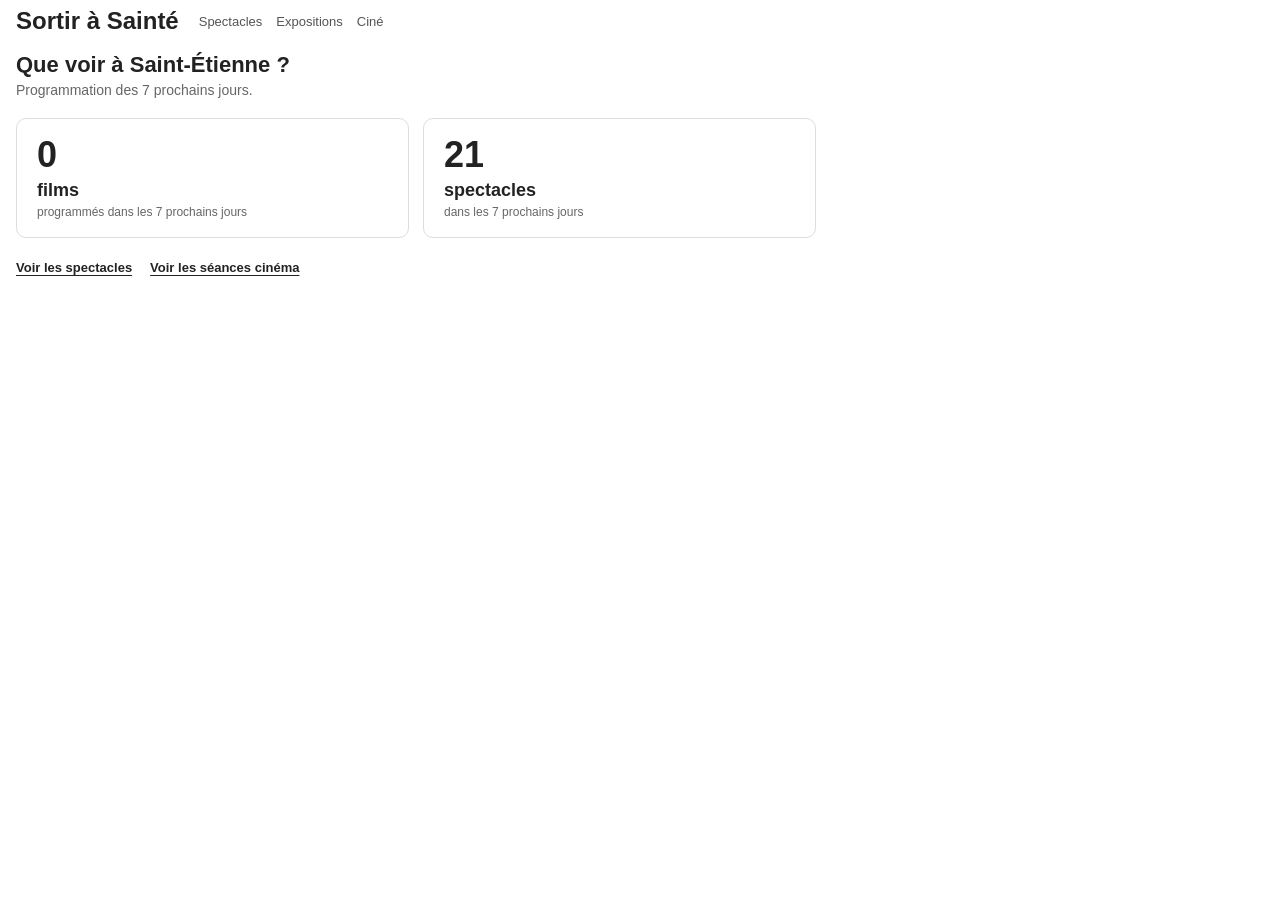
<file: index.html>
<!DOCTYPE html>
<html lang="fr">
<head>
  <meta charset="UTF-8" />
  <meta name="viewport" content="width=device-width, initial-scale=1.0" />
  <title>Sortir à Sainté</title>

  <link rel="stylesheet" href="style.css" />
  <link rel="stylesheet" href="home.css?v=20260909-1" />
</head>

<body>
  <main class="page">
    <header class="header">
      <div class="brand-nav">
        <h1><a href="index.html" style="color: inherit; text-decoration: none;">Sortir à Sainté</a></h1>

        <nav class="main-nav" aria-label="Navigation principale">
          <a href="spectacles.html">Spectacles</a>
          <a href="expositions.html">Expositions</a>
          <a href="cinema.html">Ciné</a>
        </nav>
      </div>
    </header>

    <section class="home-intro">
      <h2>Que voir à Saint-Étienne ?</h2>
      <p>Programmation des 7 prochains jours.</p>
    </section>

    <section class="home-stats">
      <a href="cinema.html" class="home-stat-card">
        <span id="homeFilmCount" class="home-stat-number">—</span>
        <span class="home-stat-label">films</span>
        <span class="home-stat-detail">programmés dans les 7 prochains jours</span>
      </a>

      <a href="spectacles.html" class="home-stat-card">
        <span id="homeShowCount" class="home-stat-number">—</span>
        <span class="home-stat-label">spectacles</span>
        <span class="home-stat-detail">dans les 7 prochains jours</span>
      </a>
    </section>

    <section class="home-links">
      <a href="spectacles.html">Voir les spectacles</a>
      <a href="cinema.html">Voir les séances cinéma</a>
    </section>
  </main>

  <script src="home.js?v=20260909-1"></script>
</body>
</html>
</file>
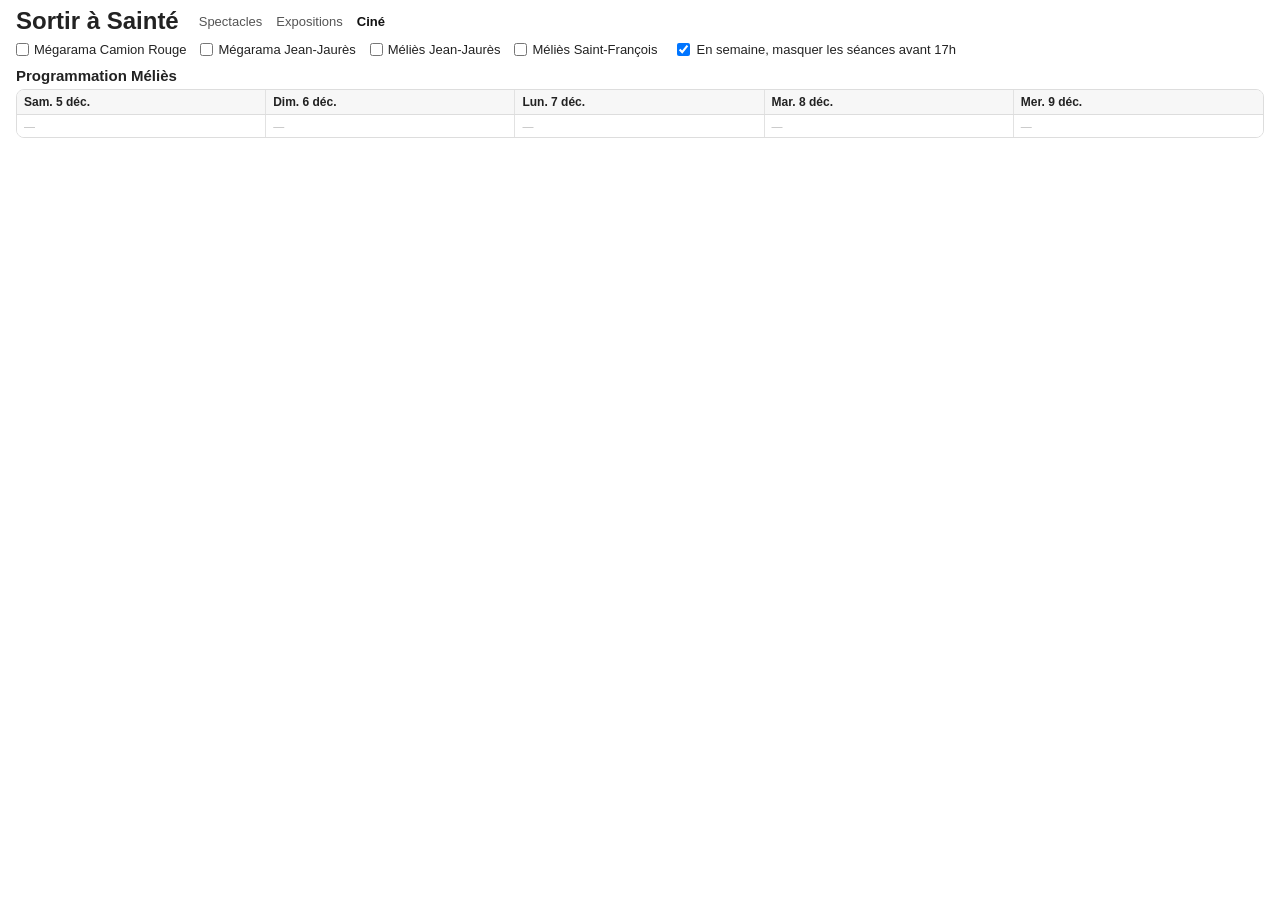
<file: cinema.html>
<!DOCTYPE html>
<html lang="fr">
<head>
  <meta charset="UTF-8" />
  <meta name="viewport" content="width=device-width, initial-scale=1.0" />
  <title>Sortir à Sainté — Ciné</title>

  <link rel="stylesheet" href="style.css" />
  <link rel="stylesheet" href="cinema.css?v=20260920-1" />
</head>

<body>
  <main class="page">

    <header class="header">
      <div class="brand-nav">
        <h1>
          <a
            href="index.html"
            style="color: inherit; text-decoration: none;"
          >Sortir à Sainté</a>
        </h1>

        <nav class="main-nav" aria-label="Navigation principale">
          <a href="spectacles.html">Spectacles</a>
          <a href="expositions.html">Expositions</a>
          <a class="active" href="cinema.html">Ciné</a>
        </nav>
      </div>
    </header>

    <!-- FILTRES -->
    <div class="cinema-filter-bar">

      <div
        id="cinemaFilters"
        class="cinema-filter-list"
      ></div>

      <label class="after-work-filter">
        <input
          id="afterWorkOnly"
          type="checkbox"
          checked
        />
        <span>
          En semaine, masquer les séances avant 17h
        </span>
      </label>

    </div>

    <!-- MÉLIÈS -->
    <section class="cinema-main-section">

      <h2>Programmation Méliès</h2>

      <div
        id="cinemaMeliesPlanning"
        class="cinema-planning-wrap"
      ></div>

    </section>

    <!-- MÉGARAMA -->
    <section
      id="cinemaOccasionalSection"
      class="cinema-megarama-section"
    >

      <h2>Séances Mégarama</h2>

      <div
        id="cinemaOccasionalGrid"
        class="cinema-five-day-grid"
      ></div>

    </section>

    <!-- GROSSES SORTIES -->
    <section
      id="cinemaBigReleasesSection"
      class="cinema-big-releases-section"
    >
      <strong>Grosses sorties Mégarama :</strong>
      <span id="cinemaBigReleases"></span>
    </section>

  </main>

  <script src="cinema.js?v=20260920-1"></script>
</body>
</html>
</file>
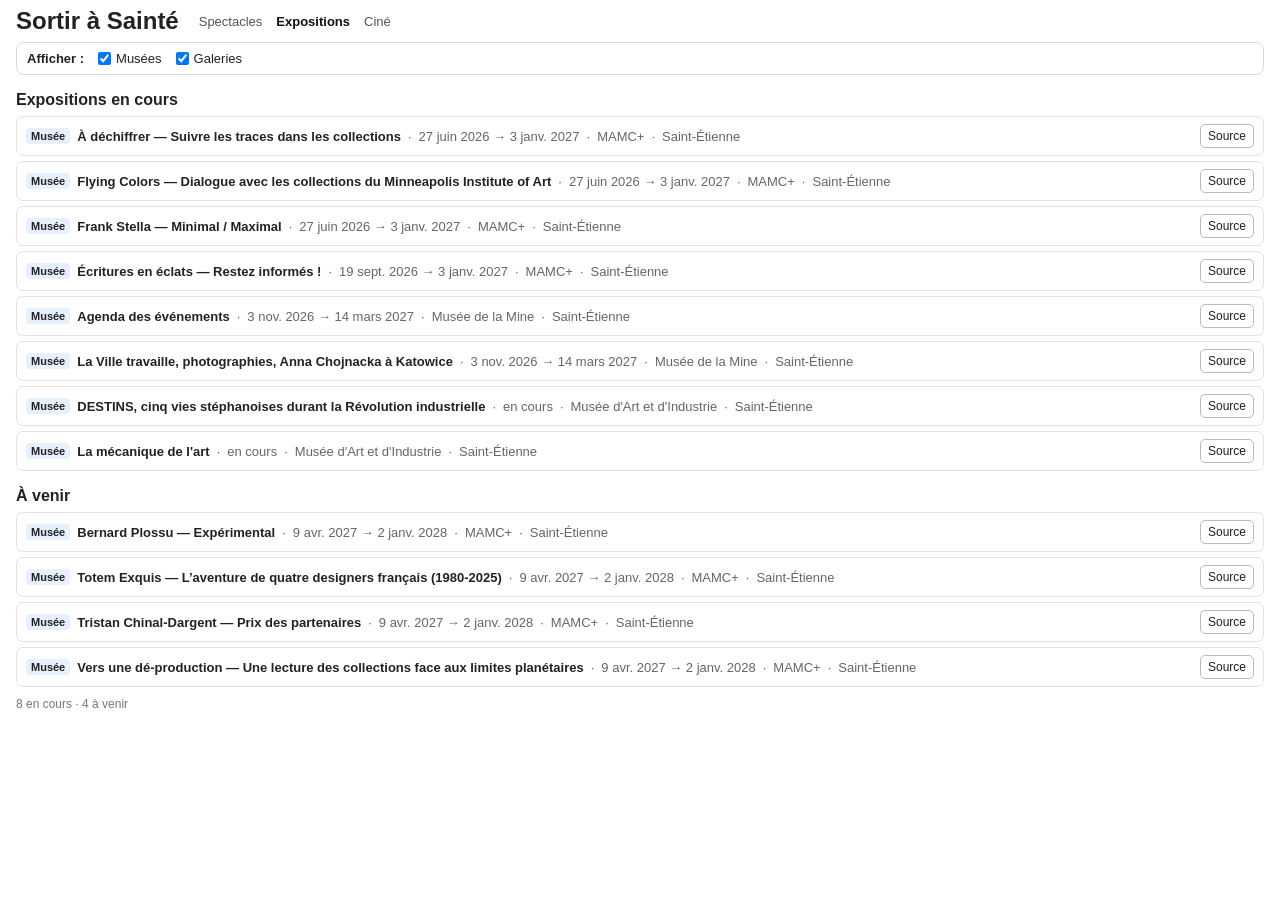
<file: expositions.html>
<!DOCTYPE html>
<html lang="fr">
<head>
  <meta charset="UTF-8" />
  <meta name="viewport" content="width=device-width, initial-scale=1.0" />
  <title>Sortir à Sainté — Expositions</title>

  <link rel="stylesheet" href="style.css" />
  <link rel="stylesheet" href="expositions.css?v=20260909-1" />
</head>

<body>
  <main class="page">
    <header class="header">
      <div class="brand-nav">
        <h1><a href="index.html" style="color: inherit; text-decoration: none;">Sortir à Sainté</a></h1>

        <nav class="main-nav" aria-label="Navigation principale">
          <a href="spectacles.html">Spectacles</a>
          <a class="active" href="expositions.html">Expositions</a>
          <a href="cinema.html">Ciné</a>
        </nav>
      </div>
    </header>

    <section class="expo-filters" aria-label="Filtres">
      <strong>Afficher :</strong>

      <label class="expo-filter-check">
        <input id="filterMusees" type="checkbox" checked />
        <span>Musées</span>
      </label>

      <label class="expo-filter-check">
        <input id="filterGaleries" type="checkbox" checked />
        <span>Galeries</span>
      </label>
    </section>

    <section class="expo-section">
      <h2>Expositions en cours</h2>
      <div id="currentExhibitions" class="expo-list"></div>
    </section>

    <section class="expo-section">
      <h2>À venir</h2>
      <div id="upcomingExhibitions" class="expo-list"></div>
    </section>

    <div id="expoStatus" class="expo-status"></div>
  </main>

  <script src="expositions.js?v=20260909-1"></script>
</body>
</html>
</file>
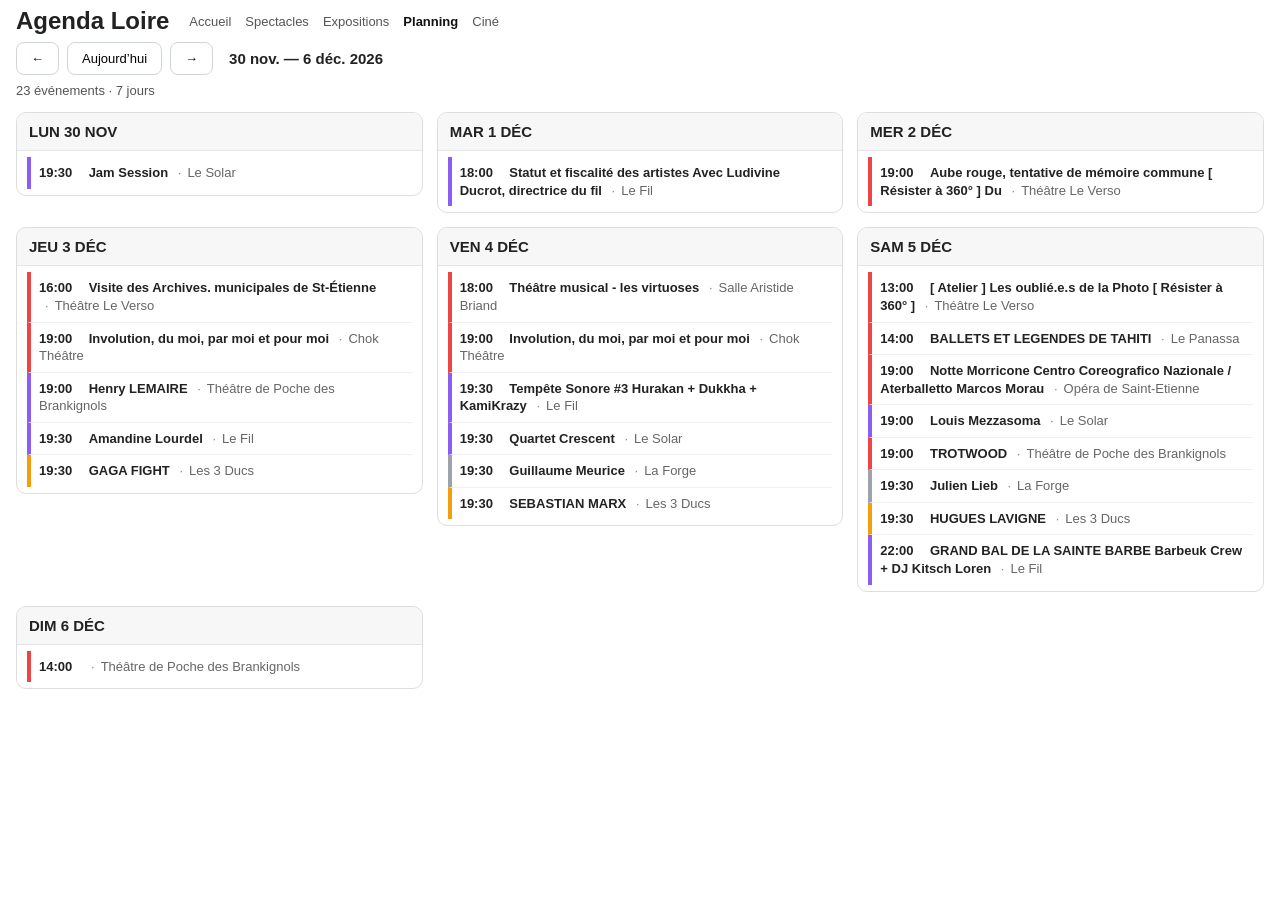
<file: planning.html>
<!DOCTYPE html>
<html lang="fr">
<head>
  <meta charset="UTF-8" />
  <meta name="viewport" content="width=device-width, initial-scale=1.0" />
  <title>Agenda Loire — Planning</title>

  <link rel="stylesheet" href="style.css" />
  <link rel="stylesheet" href="planning.css" />
</head>

<body>
  <main class="page">
    <header class="header">
      <div class="brand-nav">
        <h1>Agenda Loire</h1>

        <nav class="main-nav" aria-label="Navigation principale">
          <a href="index.html">Accueil</a>
          <a href="spectacles.html">Spectacles</a>
          <a href="expositions.html">Expositions</a>
          <a class="active" href="planning.html">Planning</a>
          <a href="cinema.html">Ciné</a>
        </nav>
      </div>
    </header>

    <section class="planning-toolbar">
      <div class="planning-nav">
        <button
          id="prevWeekBtn"
          class="planning-btn"
          type="button"
          aria-label="Semaine précédente"
        >
          ←
        </button>

        <button
          id="todayBtn"
          class="planning-btn"
          type="button"
        >
          Aujourd’hui
        </button>

        <button
          id="nextWeekBtn"
          class="planning-btn"
          type="button"
          aria-label="Semaine suivante"
        >
          →
        </button>

        <div
          id="planningRange"
          class="planning-range"
        ></div>
      </div>

      <div
        id="planningStatus"
        class="planning-status"
      ></div>
    </section>

    <section
      id="planningGrid"
      class="planning-grid"
    ></section>
  </main>

  <script src="planning.js"></script>
</body>
</html>
</file>
<file: style.css>
* {
  box-sizing: border-box;
}

body {
  margin: 0;
  font-family: -apple-system, BlinkMacSystemFont, "Segoe UI", sans-serif;
  color: #222;
  background: #fff;
  font-size: 13px;
}

.page {
  width: 100%;
  max-width: 1500px;
  margin: 0 auto;
  padding: 8px 16px 16px;
}


/* ======================================================
   HEADER
   ====================================================== */

.header {
  display: flex;
  justify-content: space-between;
  align-items: center;
  gap: 16px;
  margin-bottom: 8px;
}

.header h1 {
  margin: 0;
  font-size: 24px;
  line-height: 1.1;
}

.brand-nav {
  display: flex;
  align-items: center;
  gap: 20px;
  min-width: 0;
}

.brand-nav h1 a {
  color: #222 !important;
  text-decoration: none !important;
}

.main-nav {
  display: flex;
  align-items: center;
  gap: 14px;
  flex-wrap: wrap;
}

.main-nav a {
  color: #555 !important;
  text-decoration: none !important;
  font-size: 13px;
  padding: 3px 0;
}

.main-nav a:hover,
.main-nav a.active {
  color: #111 !important;
}

.main-nav a.active {
  font-weight: 700;
}


/* ======================================================
   RECHERCHE
   ====================================================== */

.filters-top {
  display: grid;
  grid-template-columns: minmax(0, 1fr);
  gap: 8px;
  margin-bottom: 8px;
}

.filters-top input {
  width: 100%;
  min-width: 0;
  border: 1px solid #d1d5db;
  border-radius: 7px;
  padding: 7px 10px;
  font: inherit;
  background: #fff;
}


/* ======================================================
   FILTRES
   ====================================================== */

.multi-filters {
  display: grid;
  grid-template-columns: 320px minmax(0, 1fr);
  gap: 10px;
  margin-bottom: 8px;
}

.period-checkboxes {
  display: flex;
  align-items: center;
  gap: 18px;
  flex-wrap: wrap;
}

.period-help {
  margin-top: 5px;
  color: #777;
  font-size: 11px;
}

.filter-group {
  min-width: 0;
  border: 1px solid #d8d8d8;
  border-radius: 8px;
  padding: 8px 10px;
  background: #fff;
}

.filter-heading {
  display: flex;
  align-items: center;
  justify-content: space-between;
  gap: 10px;
  margin-bottom: 6px;
}

.filter-heading strong {
  font-size: 13px;
}

.filter-clear {
  border: 0;
  background: transparent;
  padding: 0;
  color: #666;
  cursor: pointer;
  font: inherit;
  font-size: 12px;
  white-space: nowrap;
}

.filter-options {
  display: grid;
  grid-template-columns: repeat(2, minmax(0, 1fr));
  gap: 5px 12px;
}

.filter-check {
  display: flex;
  align-items: center;
  gap: 6px;
  min-width: 0;
  line-height: 1.2;
}

.filter-check input {
  margin: 0;
  flex: 0 0 auto;
}

.filter-check span {
  min-width: 0;
  white-space: nowrap;
}


/* ======================================================
   CATÉGORIES SUR UNE SEULE LIGNE
   ====================================================== */

#categoryFilters {
  display: flex !important;
  flex-direction: row !important;
  align-items: center;
  flex-wrap: nowrap !important;
  gap: 22px;
  overflow-x: auto;
  overflow-y: hidden;
}

#categoryFilters .filter-check {
  flex: 0 0 auto;
  width: auto;
  min-width: max-content;
}


/* ======================================================
   ONGLETS
   ====================================================== */

.tabs {
  display: flex;
  gap: 6px;
  margin: 6px 0;
  flex-wrap: wrap;
}

.tab {
  border: 1px solid #222;
  background: #fff;
  color: #222;
  border-radius: 6px;
  padding: 5px 10px;
  cursor: pointer;
  font: inherit;
}

.tab.active {
  background: #111;
  color: #fff;
}

.status {
  margin: 5px 0 6px;
  color: #666;
}


/* ======================================================
   LISTE DES JOURNÉES
   ====================================================== */

.events {
  display: flex;
  flex-direction: column;

  /*
   * Très peu d'espace entre deux journées.
   */
  gap: 5px;
}

.day-group {
  min-width: 0;
}


/* ======================================================
   BANDEAU DATE
   ====================================================== */

.day-heading {
  display: flex;
  align-items: center;
  justify-content: space-between;
  gap: 10px;

  /*
   * Bandeau plus fin.
   */
  padding: 4px 9px;
  margin-bottom: 3px;

  border-radius: 6px;
  background: #edf4fb;
  color: #17365d;
}

.day-heading strong {
  font-size: 14px;
  line-height: 1.15;
}

.day-heading span {
  color: #36516f;
  white-space: nowrap;
  font-size: 12px;
}


/* ======================================================
   GRILLE
   ====================================================== */

.day-grid {
  display: grid;

  /*
   * Trois spectacles par ligne.
   */
  grid-template-columns:
    repeat(
      3,
      minmax(0, 1fr)
    );

  /*
   * Très peu d'espace entre les cartes.
   */
  gap: 4px 6px;
}


/* ======================================================
   CARTE SPECTACLE
   ====================================================== */

.event-card {
  min-width: 0;

  /*
   * Plus de hauteur minimale de 64px.
   * La carte prend uniquement la place nécessaire.
   */
  min-height: 48px;

  border: 1px solid #e0e4e8;
  border-radius: 6px;

  /*
   * Padding réduit.
   */
  padding: 6px 8px;

  background: #fff;

  display: flex;
  align-items: center;
  justify-content: space-between;

  gap: 8px;
}

.event-card-main {
  display: flex;
  align-items: center;
  gap: 9px;
  min-width: 0;
}

.event-info {
  min-width: 0;
  flex: 1;
}


/* ======================================================
   TITRE
   ====================================================== */

.event-title-link {
  display: block;
  color: #172033;
  font-weight: 700;
  text-decoration: none;

  white-space: nowrap;
  overflow: hidden;
  text-overflow: ellipsis;

  line-height: 1.15;
}

a.event-title-link:hover {
  text-decoration: underline;
}


/* ======================================================
   SALLE + NOMBRE DE SÉANCES
   ====================================================== */

.event-details {
  display: flex;
  align-items: center;
  gap: 7px;

  margin-top: 3px;

  min-width: 0;

  color: #626b78;
  font-size: 12px;
  line-height: 1.1;
}

.event-venue {
  white-space: nowrap;
  overflow: hidden;
  text-overflow: ellipsis;
}

.event-sessions {
  flex: 0 0 auto;
  white-space: nowrap;
  color: #7a8490;
}

.event-sessions::before {
  content: "·";
  margin-right: 7px;
}


/* ======================================================
   BADGES
   ====================================================== */

.theme-badge {
  display: inline-flex;
  align-items: center;
  justify-content: center;

  flex: 0 0 auto;

  border-radius: 5px;

  /*
   * Badge légèrement plus petit.
   */
  padding: 3px 7px;

  font-size: 11px;
  font-weight: 650;

  background: #eee;
}

.theme-musique,
.theme-concerts {
  background: #e5efff;
}

.theme-litterature {
  background: #e7f7ed;
}

.theme-theatre {
  background: #ffe8e8;
}

.theme-opera,
.theme-opera-danse {
  background: #e6efff;
}

.theme-danse {
  background: #f4e5fb;
}

.theme-humour {
  background: #fff0df;
}

.theme-exposition {
  background: #e5f7f4;
}

.theme-spectacle {
  background: #fff4d9;
}

.theme-jeune-public {
  background: #edf7df;
}

.theme-cinema {
  background: #ecebff;
}


/* ======================================================
   ACTIONS
   ====================================================== */

.icon-actions {
  display: flex;
  align-items: center;
  gap: 0;
  flex: 0 0 auto;
}

.icon-action {
  width: 27px;
  height: 27px;

  display: inline-flex;
  align-items: center;
  justify-content: center;

  border: 0;
  border-radius: 5px;

  background: transparent;
  color: #202938;

  cursor: pointer;

  font: inherit;
  font-size: 18px;
  line-height: 1;

  padding: 0;
}

.icon-action:hover {
  background: #f0f2f4;
}

.icon-action.active {
  background: #edf1f5;
  color: #111;
}


/* ======================================================
   AUCUN RÉSULTAT
   ====================================================== */

.empty-card {
  border: 1px solid #e2e2e2;
  border-radius: 7px;
  padding: 8px 10px;
  background: #fff;
}


/* ======================================================
   RESPONSIVE
   ====================================================== */

@media (max-width: 1100px) {

  .multi-filters {
    grid-template-columns: 1fr;
  }

  .day-grid {
    grid-template-columns:
      repeat(
        2,
        minmax(0, 1fr)
      );
  }
}

@media (max-width: 800px) {

  .page {
    padding: 8px 10px;
  }

  .header {
    align-items: flex-start;
    flex-direction: column;
  }

  .day-heading strong {
    font-size: 13px;
  }
}

@media (max-width: 620px) {

  .day-grid {
    grid-template-columns: 1fr;
  }

  .event-card {
    padding: 6px 7px;
  }

  .day-heading {
    padding: 4px 7px;
  }

  .event-details {
    flex-wrap: wrap;
    gap: 2px 6px;
  }

  .event-sessions::before {
    margin-right: 6px;
  }
}
</file>
<file: home.css>
.home-intro {
  margin: 18px 0 20px;
}

.home-intro h2 {
  margin: 0 0 4px;
  font-size: 22px;
}

.home-intro p {
  margin: 0;
  color: #666;
  font-size: 14px;
}

.home-stats {
  display: grid;
  grid-template-columns: repeat(2, minmax(0, 1fr));
  gap: 14px;
  max-width: 800px;
}

.home-stat-card {
  display: flex;
  flex-direction: column;
  padding: 18px 20px;
  border: 1px solid #ddd;
  border-radius: 10px;
  background: #fff;
  color: inherit;
  text-decoration: none;
}

.home-stat-card:hover {
  background: #fafafa;
}

.home-stat-number {
  font-size: 36px;
  line-height: 1;
  font-weight: 700;
}

.home-stat-label {
  margin-top: 7px;
  font-size: 18px;
  font-weight: 700;
}

.home-stat-detail {
  margin-top: 4px;
  color: #666;
  font-size: 12px;
}

.home-links {
  display: flex;
  flex-wrap: wrap;
  gap: 8px 18px;
  margin-top: 22px;
}

.home-links a {
  color: #222;
  font-weight: 600;
  text-decoration: underline;
  text-underline-offset: 3px;
}

@media (max-width: 650px) {
  .home-stats {
    grid-template-columns: 1fr;
  }
}
</file>
<file: cinema.css>
/* ======================================================
   BARRE DE FILTRES
   ====================================================== */

.cinema-filter-bar {
  display: flex;
  align-items: center;
  flex-wrap: wrap;

  gap: 10px 20px;

  margin: 5px 0 10px;
}

.cinema-filter-list {
  display: flex;
  align-items: center;
  flex-wrap: wrap;

  gap: 14px;
}

.cinema-filter-check {
  display: flex;
  align-items: center;

  gap: 5px;

  font-size: 13px;
}

.cinema-filter-check input {
  margin: 0;
}


/* ======================================================
   FILTRE 17H
   ====================================================== */

.after-work-filter {
  display: flex;
  align-items: center;

  gap: 6px;

  margin: 0;

  font-size: 13px;

  white-space: nowrap;
}

.after-work-filter input {
  margin: 0;
}


/* ======================================================
   TITRES
   ====================================================== */

.cinema-main-section h2,
.cinema-megarama-section h2 {
  margin: 10px 0 5px;

  font-size: 15px;
}


/* ======================================================
   CONTENEURS
   ====================================================== */

.cinema-planning-wrap,
.cinema-megarama-section {
  width: 100%;
}

.cinema-grid-wrap {
  width: 100%;

  overflow-x: auto;

  border: 1px solid #ddd;
  border-radius: 8px;

  background: #fff;
}


/* ======================================================
   EN-TÊTE DES DATES
   ====================================================== */

.cinema-dates-header {
  display: grid;

  grid-template-columns:
    repeat(5, minmax(0, 1fr));

  min-width: 900px;

  background: #f7f7f7;

  border-bottom: 1px solid #ddd;
}

.cinema-date-cell {
  padding: 5px 7px;

  border-right: 1px solid #e2e2e2;

  font-size: 12px;
  font-weight: 700;
}

.cinema-date-cell:last-child {
  border-right: 0;
}


/* ======================================================
   GRILLE 5 JOURS
   ====================================================== */

.cinema-five-day-grid {
  display: grid;

  grid-template-columns:
    repeat(5, minmax(0, 1fr));

  min-width: 900px;

  background: #fff;
}

.cinema-day-column {
  min-width: 0;

  border-right: 1px solid #e2e2e2;
}

.cinema-day-column:last-child {
  border-right: 0;
}


/* ======================================================
   UNE LIGNE = UN FILM
   ====================================================== */

.cinema-film-row {
  display: flex;
  align-items: center;

  gap: 6px;

  min-width: 0;

  padding: 4px 6px;

  border-bottom: 1px solid #eee;

  font-size: 11px;
  line-height: 1.25;
}

.cinema-film-row:last-child {
  border-bottom: 0;
}

.cinema-film-row:hover {
  background: #fafafa;
}


/* ======================================================
   PLUSIEURS HORAIRES SUR UNE MÊME LIGNE
   ====================================================== */

.cinema-film-times {
  display: flex;
  align-items: center;
  flex-wrap: wrap;

  gap: 3px;

  flex: 0 0 auto;
}


/* ======================================================
   PASTILLE HORAIRE
   ====================================================== */

.cinema-session-time {
  display: inline-flex;
  align-items: center;

  gap: 3px;

  flex: 0 0 auto;

  padding: 2px 5px;

  border: 1px solid #ccc;
  border-radius: 5px;

  color: #222;

  font-size: 10px;
  line-height: 1.15;
}

.cinema-session-version {
  font-size: 8px;
  font-weight: 600;

  color: #555;
}


/* ======================================================
   TITRE DU FILM
   ====================================================== */

.cinema-session-title {
  min-width: 0;

  overflow: hidden;
  text-overflow: ellipsis;
  white-space: nowrap;

  color: #222;

  font-size: 11px;
  font-weight: 600;

  text-decoration: none;
}

a.cinema-session-title:hover {
  text-decoration: underline;
  text-underline-offset: 2px;
}


/* ======================================================
   COULEURS CINÉMAS
   ====================================================== */

/* Méliès Saint-François */

.cinema-session-time.session-sf {
  background: #b7ff7a;
  border-color: #72d63c;
}


/* Méliès Jean-Jaurès */

.cinema-session-time.session-melies-jj {
  background: #e5f6e5;
  border-color: #a9d6a9;
}


/* Mégarama Jean-Jaurès */

.cinema-session-time.session-mega-jj {
  background: #f4a261;
  border-color: #d97706;
}


/* Mégarama Camion Rouge */

.cinema-session-time.session-mega-cr {
  background: #ffe0b2;
  border-color: #f6b26b;
}


/* ======================================================
   JOUR SANS SÉANCE
   ====================================================== */

.cinema-day-empty {
  padding: 5px 7px;

  color: #bbb;

  font-size: 11px;
}


/* ======================================================
   MÉGARAMA
   ====================================================== */

.cinema-megarama-section {
  margin-top: 10px;

  overflow-x: auto;
}

.cinema-megarama-section
.cinema-five-day-grid {
  border: 1px solid #ddd;
  border-radius: 8px;

  overflow: hidden;
}


/* ======================================================
   GROSSES SORTIES
   ====================================================== */

.cinema-big-releases-section {
  margin-top: 12px;

  font-size: 13px;
  line-height: 1.7;
}

.big-release-title {
  color: #333;

  font-weight: 600;

  text-decoration: underline;
  text-underline-offset: 2px;
}

.big-release-title:hover {
  color: #000;
}

.big-release-separator {
  color: #999;
}


/* ======================================================
   RESPONSIVE
   ====================================================== */

@media (max-width: 900px) {

  .cinema-filter-bar {
    align-items: flex-start;
    flex-direction: column;

    gap: 7px;
  }

}


@media (max-width: 700px) {

  .cinema-dates-header,
  .cinema-five-day-grid {
    min-width: 800px;
  }

}
</file>
<file: expositions.css>
/* ======================================================
   FILTRES
   ====================================================== */

.expo-filters {
  display: flex;
  align-items: center;
  gap: 14px;
  flex-wrap: wrap;

  margin: 8px 0 14px;
  padding: 8px 10px;

  border: 1px solid #d8d8d8;
  border-radius: 8px;
  background: #fff;
}

.expo-filter-check {
  display: inline-flex;
  align-items: center;
  gap: 5px;
  cursor: pointer;
}

.expo-filter-check input {
  margin: 0;
}


/* ======================================================
   SECTIONS
   ====================================================== */

.expo-section {
  margin-top: 16px;
}

.expo-section h2 {
  margin: 0 0 7px;
  font-size: 16px;
}

.expo-list {
  display: flex;
  flex-direction: column;
  gap: 5px;
}


/* ======================================================
   LIGNES
   ====================================================== */

.expo-row {
  display: flex;
  align-items: center;
  justify-content: space-between;
  gap: 12px;

  min-width: 0;
  padding: 7px 9px;

  border: 1px solid #e2e2e2;
  border-radius: 7px;
  background: #fff;
}

.expo-content {
  display: flex;
  align-items: center;
  gap: 7px;

  min-width: 0;
  overflow: hidden;
}

.expo-type {
  flex: 0 0 auto;

  padding: 2px 5px;
  border-radius: 4px;

  background: #e7f0ff;

  font-size: 11px;
  font-weight: 600;
}

.expo-title {
  min-width: 0;

  overflow: hidden;
  text-overflow: ellipsis;
  white-space: nowrap;

  font-weight: 600;
}

.expo-separator,
.expo-meta {
  color: #666;
  white-space: nowrap;
}

.expo-source {
  flex: 0 0 auto;

  padding: 4px 7px;

  border: 1px solid #bbb;
  border-radius: 5px;

  color: #222;
  text-decoration: none;

  font-size: 12px;
}

.expo-source:hover {
  background: #f6f6f6;
}

.expo-empty {
  padding: 10px;
  color: #777;

  border: 1px dashed #ddd;
  border-radius: 7px;
}

.expo-status {
  margin-top: 10px;
  color: #777;
  font-size: 12px;
}


/* ======================================================
   MOBILE
   ====================================================== */

@media (max-width: 800px) {
  .expo-row {
    align-items: flex-start;
  }

  .expo-content {
    align-items: flex-start;
    flex-wrap: wrap;
  }
}
</file>
<file: planning.css>
.planning-toolbar {
  margin-bottom: 14px;
}

.planning-nav {
  display: flex;
  align-items: center;
  gap: 8px;
  flex-wrap: wrap;
  margin-bottom: 8px;
}

.planning-btn {
  border: 1px solid #cfd4dc;
  background: #fff;
  border-radius: 8px;
  padding: 8px 14px;
  font: inherit;
  cursor: pointer;
}

.planning-btn:hover {
  background: #f7f7f7;
}

.planning-range {
  font-size: 15px;
  font-weight: 700;
  margin-left: 8px;
}

.planning-status {
  font-size: 13px;
  color: #555;
}

.planning-grid {
  display: grid;
  grid-template-columns: repeat(3, minmax(0, 1fr));
  gap: 14px;
  align-items: start;
}

.planning-day-card {
  border: 1px solid #ddd;
  border-radius: 10px;
  background: #fff;
  overflow: hidden;
}

.planning-day-title {
  margin: 0;
  padding: 10px 12px;
  background: #f7f7f7;
  border-bottom: 1px solid #e5e5e5;
  font-size: 15px;
  font-weight: 700;
}

.planning-day-events {
  padding: 6px 10px;
}

.planning-event {
  border-left: 4px solid #d0d0d0;
  padding: 7px 8px;
  margin: 0;
  border-bottom: 1px solid #f0f0f0;
  font-size: 13px;
  line-height: 1.35;
}

.planning-event:last-child {
  border-bottom: 0;
}

.planning-event-link {
  display: block;
  color: inherit;
  text-decoration: none;
}

.planning-event-link:hover .planning-event-title {
  text-decoration: underline;
}

.planning-event-time {
  display: inline-block;
  width: 46px;
  font-weight: 700;
  color: #222;
}

.planning-event-title {
  font-weight: 600;
  color: #222;
}

.planning-event-sep {
  margin: 0 6px;
  color: #888;
}

.planning-event-venue {
  color: #666;
}

.planning-empty {
  border: 1px solid #ddd;
  border-radius: 10px;
  background: #fff;
  padding: 16px;
  color: #666;
  grid-column: 1 / -1;
}

/* couleurs catégories */
.cat-musique {
  border-left-color: #8b5cf6;
}

.cat-theatre {
  border-left-color: #ef4444;
}

.cat-danse {
  border-left-color: #ec4899;
}

.cat-litterature {
  border-left-color: #22c55e;
}

.cat-humour {
  border-left-color: #f59e0b;
}

.cat-exposition {
  border-left-color: #06b6d4;
}

.cat-default {
  border-left-color: #9ca3af;
}

@media (max-width: 1100px) {
  .planning-grid {
    grid-template-columns: repeat(2, minmax(0, 1fr));
  }
}

@media (max-width: 700px) {
  .planning-grid {
    grid-template-columns: 1fr;
  }

  .planning-range {
    margin-left: 0;
    width: 100%;
  }

  .planning-event-time {
    width: 44px;
  }
}
</file>
